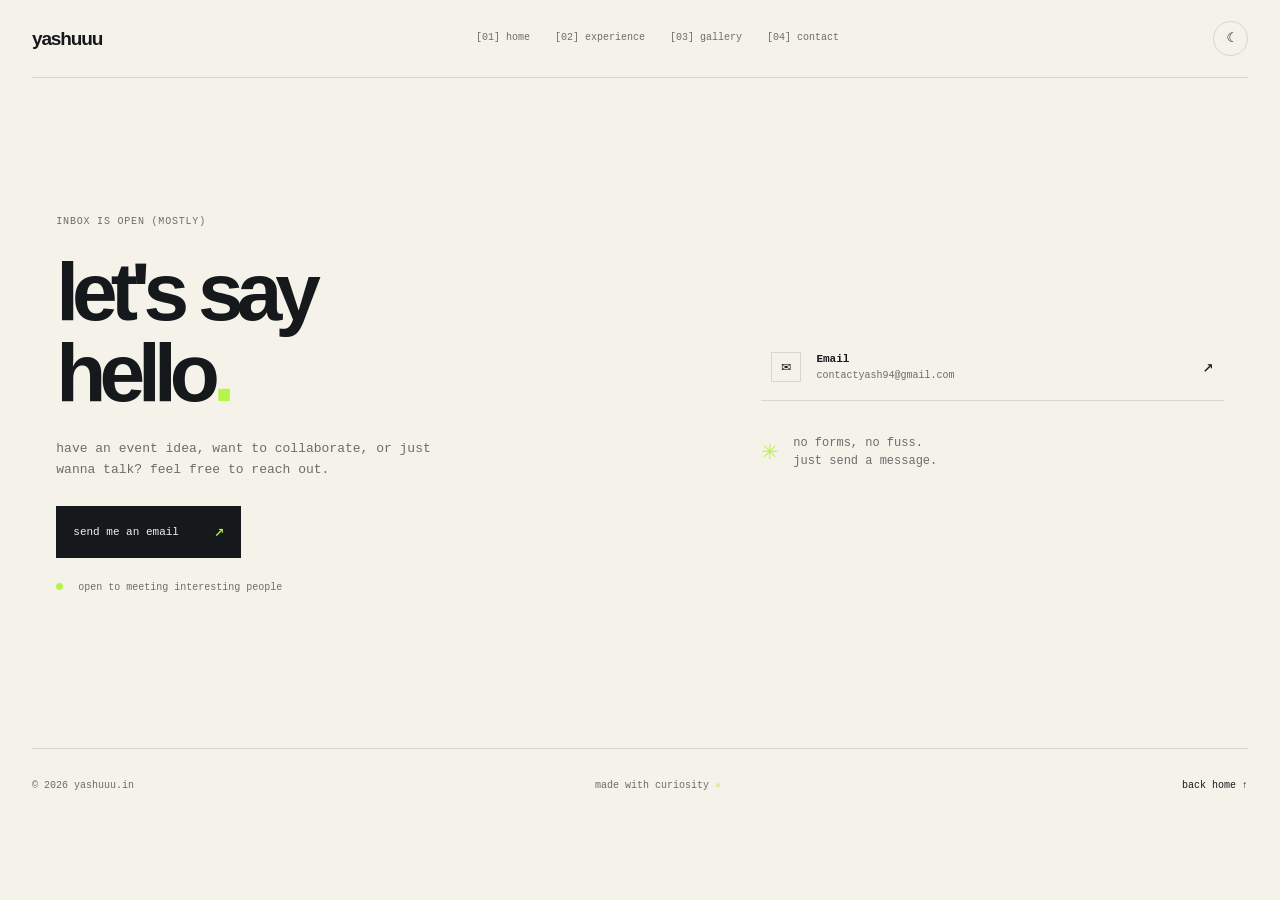
<file: contact.html>
<!doctype html>
<html lang="en">
<head>
  <meta charset="utf-8"><meta name="viewport" content="width=device-width, initial-scale=1">
  <meta name="theme-color" content="#f5f2e9"><title>Contact — yashuuu</title>
  <link rel="stylesheet" href="style.css"><script src="script.js" defer></script>
</head>
<body><div class="site-shell">
<header class="site-header">
  <a class="brand" href="index.html" aria-label="yashuuu.in home">yashuuu</a>
  <nav class="main-nav" aria-label="Main navigation">
    <a href="index.html">[01] home</a>
    <a href="experience.html">[02] experience</a>
    <a href="gallery.html">[03] gallery</a>
    <a href="contact.html">[04] contact</a>
  </nav>
  <button class="theme-toggle" type="button" aria-label="Toggle dark mode">☾</button>
</header>
<main class="page-main contact-layout">
  <section>
    <p class="eyebrow">INBOX IS OPEN (MOSTLY)</p>
    <h1>let's say<br>hello<span class="lime-period">.</span></h1>
    <p class="contact-intro">have an event idea, want to collaborate, or just wanna talk? feel free to reach out.</p>
    <a class="primary-link" href="mailto:contactyash94@gmail.com">send me an email <span>↗</span></a>
    <div class="availability"><span class="live-dot"></span> open to meeting interesting people</div>
  </section>
  <section class="contact-links">
    <a href="mailto:contactyash94@gmail.com"><span class="social-icon">✉</span><span><b>Email</b><small>contactyash94@gmail.com</small></span><span class="out-arrow">↗</span></a>
    <div class="contact-aside"><span>✳</span><p>no forms, no fuss.<br>just send a message.</p></div>
  </section>
</main>
<footer class="site-footer"><span>© <span id="year"></span> yashuuu.in</span><span>made with curiosity <b class="lime-period">✳</b></span><a href="index.html">back home ↑</a></footer>
</div></body></html>
</file>
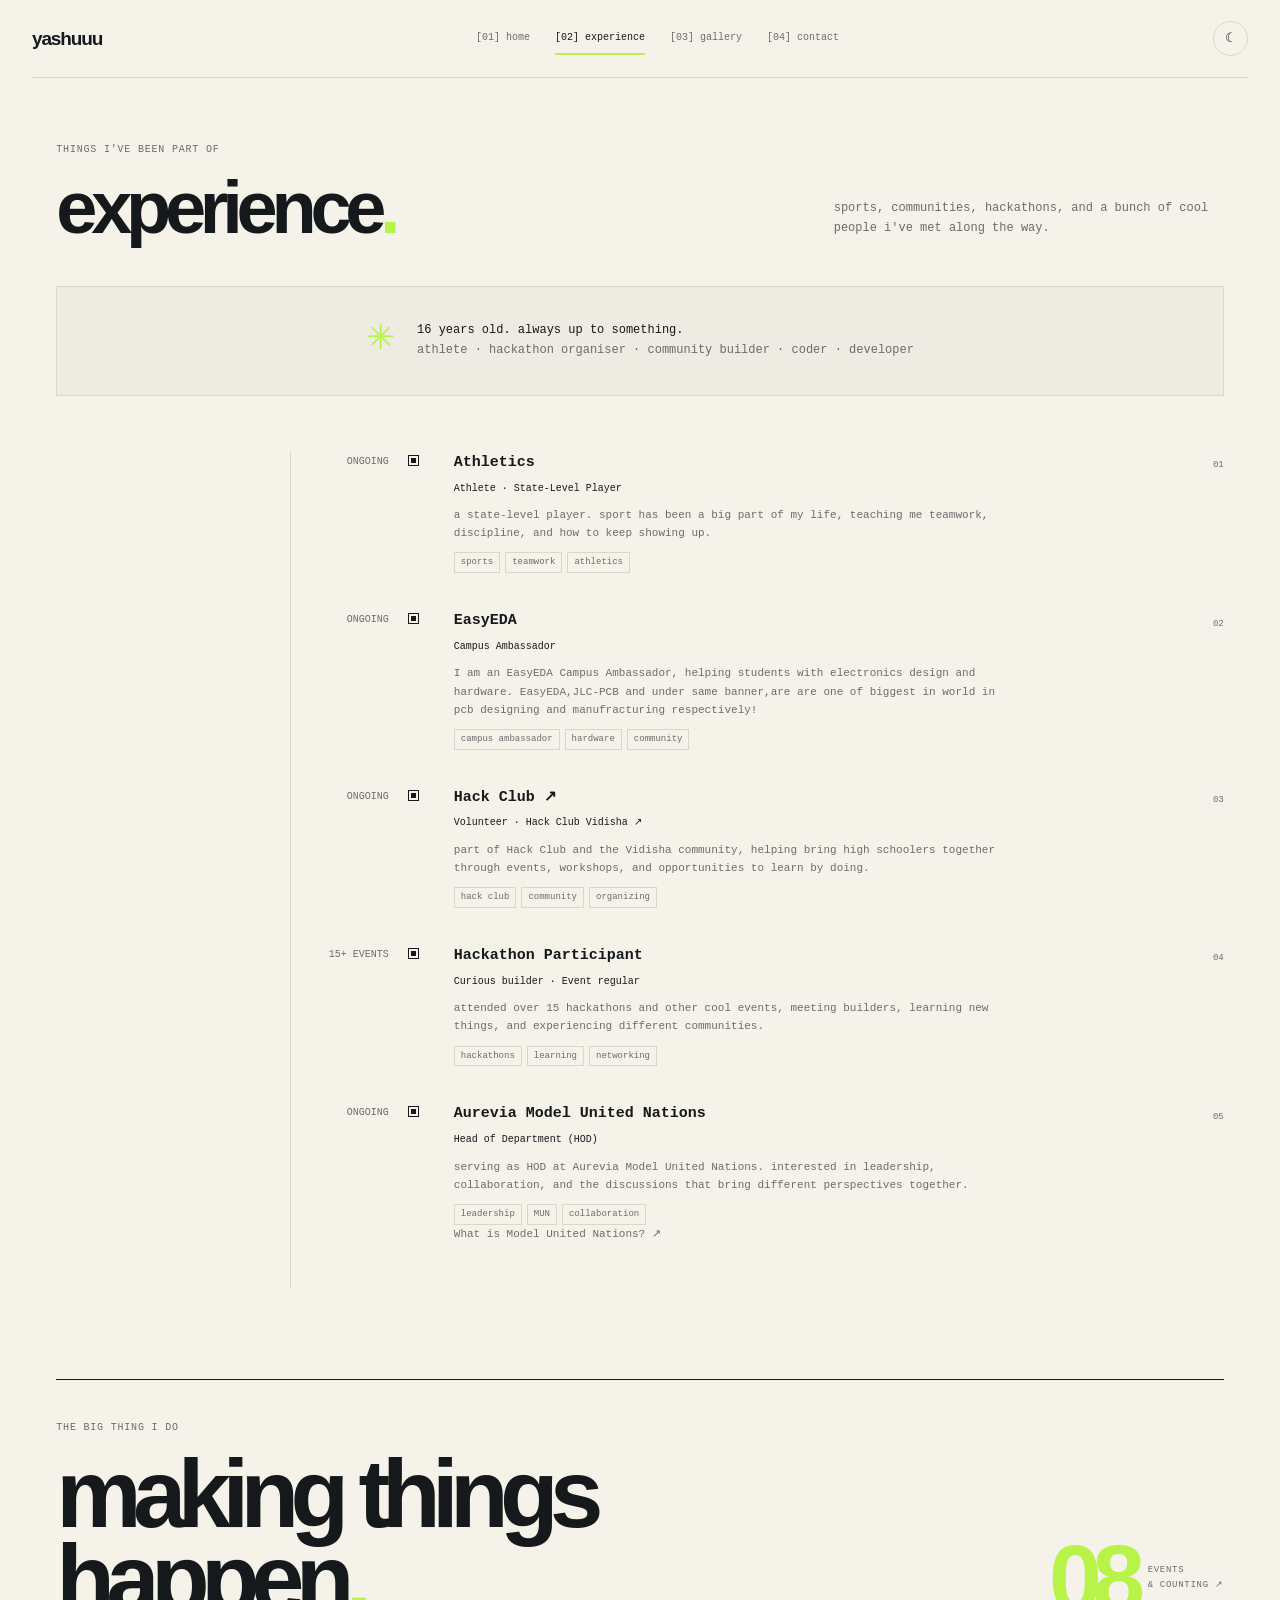
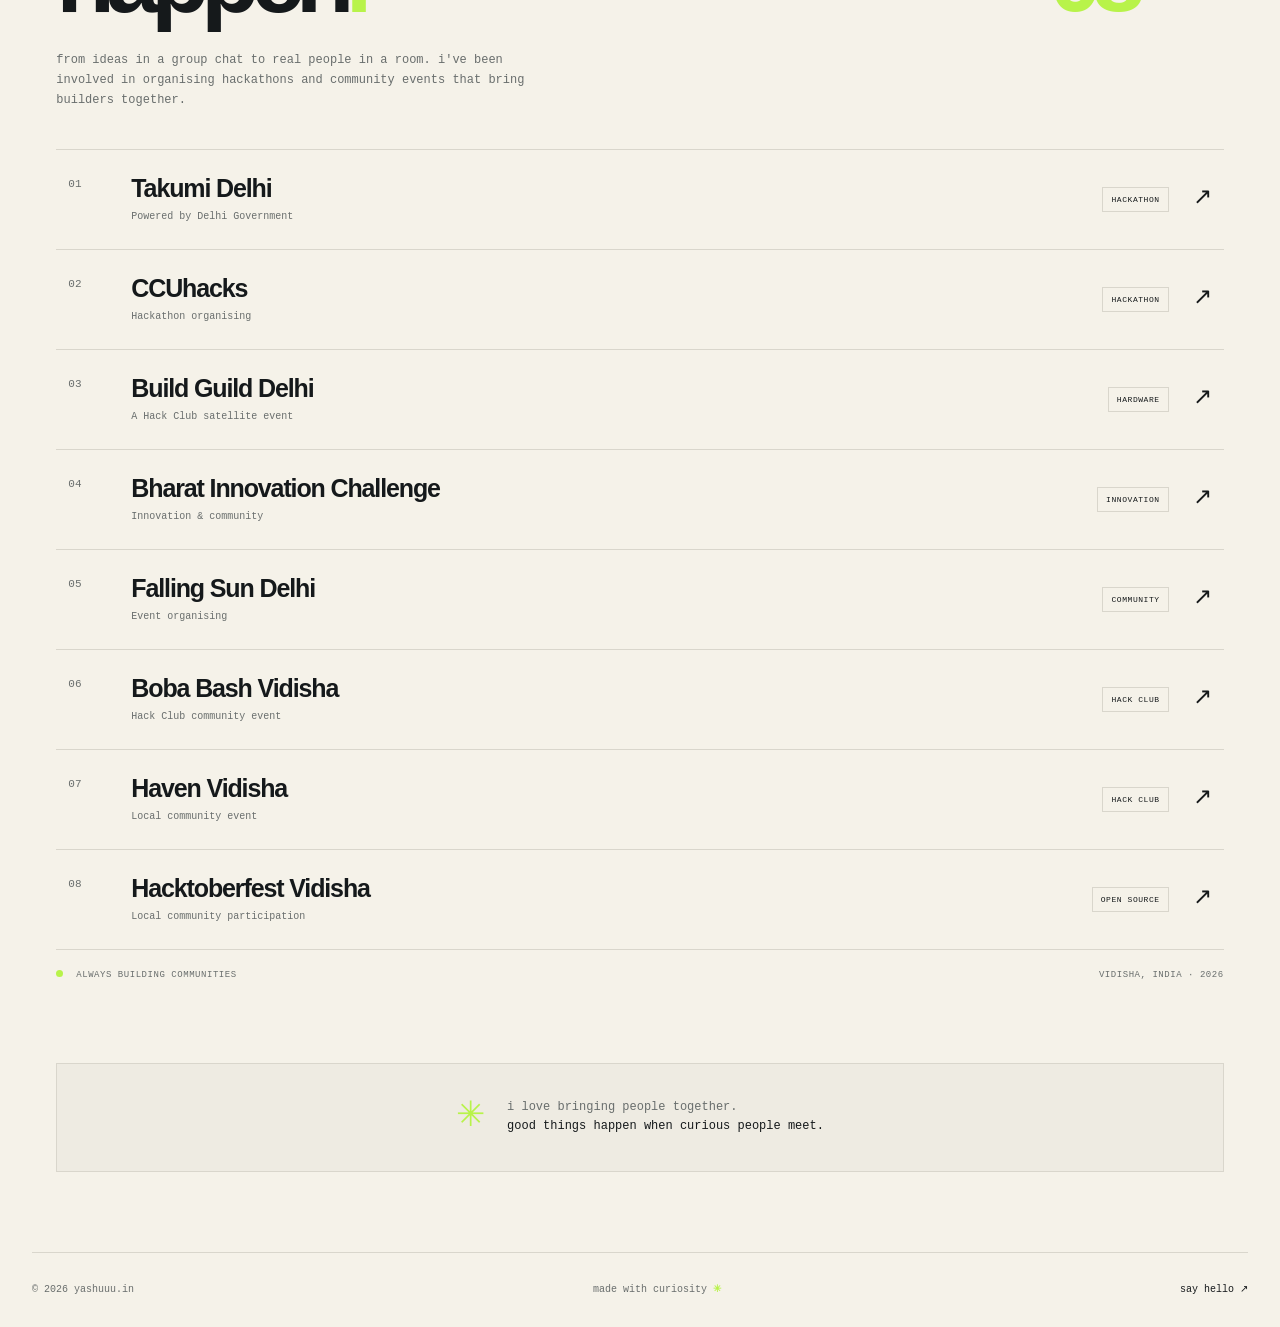
<file: experience.html>
<!doctype html>
<html lang="en">
<head>
  <meta charset="utf-8">
  <meta name="viewport" content="width=device-width, initial-scale=1">
  <meta name="theme-color" content="#f5f2e9">
  <title>Experience — yashuuu</title>
  <link rel="stylesheet" href="style.css">
  <script src="script.js" defer></script>
</head>
<body>
  <div class="site-shell">
    <header class="site-header">
      <a class="brand" href="index.html" aria-label="yashuuu.in home">yashuuu</a>

      <nav class="main-nav" aria-label="Main navigation">
        <a href="index.html">[01] home</a>
        <a class="active" href="experience.html">[02] experience</a>
        <a href="gallery.html">[03] gallery</a>
        <a href="contact.html">[04] contact</a>
      </nav>

      <button class="theme-toggle" type="button" aria-label="Toggle dark mode">☾</button>
    </header>

    <main class="page-main">
      <div class="page-title-row">
        <div>
          <p class="eyebrow">THINGS I'VE BEEN PART OF</p>
          <h1>experience<span class="lime-period">.</span></h1>
        </div>
        <p class="page-intro">
          sports, communities, hackathons, and a bunch of cool people
          i've met along the way.
        </p>
      </div>

      <section class="experience-intro">
        <div class="manifesto">
          <span class="manifesto-mark">✳</span>
          <p>
            <strong>16 years old. always up to something.</strong><br>
            athlete · hackathon organiser · community builder · coder · developer
           </p>
        </div>
      </section>

      <div class="timeline">
        <article class="timeline-item">
          <div class="timeline-date">ONGOING</div>
          <div class="timeline-marker"></div>
          <div class="timeline-content">
            <div class="timeline-heading">
              <h2>Athletics</h2>
              <span>01</span>
            </div>
            <p class="role">Athlete · State-Level Player</p>
            <p>
              a state-level player. sport has been a big part
              of my life, teaching me teamwork, discipline, and how
              to keep showing up.
            </p>
            <div class="tags">
              <span>sports</span>
              <span>teamwork</span>
              <span>athletics</span>
            </div>
          </div>
        </article>

        <article class="timeline-item">
          <div class="timeline-date">ONGOING</div>
          <div class="timeline-marker"></div>
          <div class="timeline-content">
            <div class="timeline-heading">
              <h2>EasyEDA</h2>
              <span>02</span>
            </div>
            <p class="role">Campus Ambassador</p>
            <p>
              I am an EasyEDA Campus Ambassador,
              helping students with electronics design and hardware. EasyEDA,JLC-PCB and under same banner,are are one of biggest in world in pcb designing and manufracturing respectively!
            </p>
            <div class="tags">
              <span>campus ambassador</span>
              <span>hardware</span>
              <span>community</span>
            </div>
          </div>
        </article>

        <article class="timeline-item">
          <div class="timeline-date">ONGOING</div>
          <div class="timeline-marker"></div>
          <div class="timeline-content">
            <div class="timeline-heading">
              <h2>
                <a href="https://hackclub.com/" target="_blank" rel="noopener noreferrer">Hack Club ↗</a>
              </h2>
              <span>03</span>
            </div>
            <p class="role">
              Volunteer ·
              <a href="https://vidisha.hackclub.com/" target="_blank" rel="noopener noreferrer">Hack Club Vidisha ↗</a>
            </p>
            <p>
              part of Hack Club and the Vidisha community, helping
              bring high schoolers together through events, workshops,
              and opportunities to learn by doing.
            </p>
            <div class="tags">
              <span>hack club</span>
              <span>community</span>
              <span>organizing</span>
            </div>
          </div>
        </article>

        <article class="timeline-item">
          <div class="timeline-date">15+ EVENTS</div>
          <div class="timeline-marker"></div>
          <div class="timeline-content">
            <div class="timeline-heading">
              <h2>Hackathon Participant</h2>
              <span>04</span>
            </div>
            <p class="role">Curious builder · Event regular</p>
            <p>
              attended over 15 hackathons and other cool events,
              meeting builders, learning new things, and experiencing
              different communities.
            </p>
            <div class="tags">
              <span>hackathons</span>
              <span>learning</span>
              <span>networking</span>
            </div>
          </div>
        </article>

        <article class="timeline-item">
          <div class="timeline-date">ONGOING</div>
          <div class="timeline-marker"></div>
          <div class="timeline-content">
            <div class="timeline-heading">
              <h2>Aurevia Model United Nations</h2>
              <span>05</span>
            </div>
            <p class="role">Head of Department (HOD)</p>
            <p>
              serving as HOD at Aurevia Model United Nations.
              interested in leadership, collaboration, and the
              discussions that bring different perspectives together.
            </p>
            <div class="tags">
              <span>leadership</span>
              <span>MUN</span>
              <span>collaboration</span>
            </div>
            <p>
              <a href="https://www.un.org/en/model-united-nations/introduction"
                 target="_blank" rel="noopener noreferrer">
                What is Model United Nations? ↗
              </a>
            </p>
          </div>
        </article>
      </div>

<section class="organising-section" id="organising">
  <div class="organising-header">
    <div>
      <p class="eyebrow">THE BIG THING I DO</p>
      <h2>making things<br>happen<span class="lime-period">.</span></h2>
    </div>
    <div class="event-counter">
      <span class="counter-number">08</span>
      <span class="counter-label">EVENTS<br>& COUNTING ↗</span>
    </div>
  </div>

  <p class="organising-intro">
    from ideas in a group chat to real people in a room.
    i've been involved in organising hackathons and community
    events that bring builders together.
  </p>

  <div class="organising-list">

    <a href="https://takumidelhi.com/" target="_blank"
       rel="noopener noreferrer" class="organising-item featured-event">
      <span class="organising-number">01</span>
      <span class="organising-name">
        <strong>Takumi Delhi</strong>
        <small>Powered by Delhi Government</small>
      </span>
      <span class="event-type">HACKATHON</span>
      <span class="organising-arrow">↗</span>
    </a>

    <a href="https://ccuhacks.in/" target="_blank"
       rel="noopener noreferrer" class="organising-item">
      <span class="organising-number">02</span>
      <span class="organising-name">
        <strong>CCUhacks</strong>
        <small>Hackathon organising</small>
      </span>
      <span class="event-type">HACKATHON</span>
      <span class="organising-arrow">↗</span>
    </a>

    <a href="https://buildguilddelhi.space/" target="_blank"
       rel="noopener noreferrer" class="organising-item">
      <span class="organising-number">03</span>
      <span class="organising-name">
        <strong>Build Guild Delhi</strong>
        <small>A Hack Club satellite event</small>
      </span>
      <span class="event-type">HARDWARE</span>
      <span class="organising-arrow">↗</span>
    </a>

    <a href="https://innovationchallenge.in/" target="_blank"
       rel="noopener noreferrer" class="organising-item">
      <span class="organising-number">04</span>
      <span class="organising-name">
        <strong>Bharat Innovation Challenge</strong>
        <small>Innovation & community</small>
      </span>
      <span class="event-type">INNOVATION</span>
      <span class="organising-arrow">↗</span>
    </a>

    <a href="https://fallingsun.in/" target="_blank"
       rel="noopener noreferrer" class="organising-item">
      <span class="organising-number">05</span>
      <span class="organising-name">
        <strong>Falling Sun Delhi</strong>
        <small>Event organising</small>
      </span>
      <span class="event-type">COMMUNITY</span>
      <span class="organising-arrow">↗</span>
    </a>

    <a href="https://bash.hackclub.com/events/vidisha" target="_blank"
       rel="noopener noreferrer" class="organising-item">
      <span class="organising-number">06</span>
      <span class="organising-name">
        <strong>Boba Bash Vidisha</strong>
        <small>Hack Club community event</small>
      </span>
      <span class="event-type">HACK CLUB</span>
      <span class="organising-arrow">↗</span>
    </a>

    <a href="https://haven.hackclub.com/vidisha" target="_blank"
       rel="noopener noreferrer" class="organising-item">
      <span class="organising-number">07</span>
      <span class="organising-name">
        <strong>Haven Vidisha</strong>
        <small>Local community event</small>
      </span>
      <span class="event-type">HACK CLUB</span>
      <span class="organising-arrow">↗</span>
    </a>

    <a href="https://hacktoberfest.com/fests/?q=vidisha&amp;fest=01a07803-9761-64b8-a5df-615b2968542b"
       target="_blank" rel="noopener noreferrer" class="organising-item">
      <span class="organising-number">08</span>
      <span class="organising-name">
        <strong>Hacktoberfest Vidisha</strong>
        <small>Local community participation</small>
      </span>
      <span class="event-type">OPEN SOURCE</span>
      <span class="organising-arrow">↗</span>
    </a>

  </div>

  <div class="organising-footer">
    <span><span class="live-dot"></span> ALWAYS BUILDING COMMUNITIES</span>
    <span>VIDISHA, INDIA · 2026</span>
  </div>
</section>


      <div class="manifesto">
        <span class="manifesto-mark">✳</span>
        <p>
          i love bringing people together.<br>
          <strong>good things happen when curious people meet.</strong>
        </p>
      </div>
    </main>

    <footer class="site-footer">
      <span>© <span id="year"></span> yashuuu.in</span>
      <span>made with curiosity <b class="lime-period">✳</b></span>
      <a href="contact.html">say hello ↗</a>
    </footer>
  </div>
</body>
</html>
</file>
<file: style.css>
:root{--paper:#f5f2e9;--ink:#15191b;--muted:#696e6d;--line:#d9d6cc;--panel:#eeebe2;--lime:#b8f34a;--mono:"SFMono-Regular",Consolas,"Liberation Mono",monospace;--sans:Arial,Helvetica,sans-serif;color-scheme:light}
*{box-sizing:border-box}html{scroll-behavior:smooth}body{margin:0;background:var(--paper);color:var(--ink);font:13px/1.65 var(--mono);transition:background .25s,color .25s}body.dark{--paper:#111517;--ink:#f4f1e8;--muted:#a2a6a1;--line:#343a39;--panel:#1b2021;color-scheme:dark}a{color:inherit;text-decoration:none}button{font:inherit;color:inherit}.site-shell{width:min(1240px,calc(100% - 64px));margin:auto}.site-header{min-height:78px;display:flex;align-items:center;justify-content:space-between;gap:24px;border-bottom:1px solid var(--line)}.brand{font:800 19px var(--sans);letter-spacing:-.06em;white-space:nowrap}.main-nav{display:flex;align-items:center;gap:clamp(10px,2vw,25px);font-size:10px;color:var(--muted)}.main-nav a{position:relative;padding:8px 0;white-space:nowrap}.main-nav a:hover,.main-nav a.active{color:var(--ink)}.main-nav a.active:after{content:"";position:absolute;bottom:0;left:0;right:0;height:2px;background:var(--lime)}.theme-toggle{width:35px;height:35px;border:1px solid var(--line);border-radius:50%;background:transparent;cursor:pointer;flex:none;transition:transform .2s}.theme-toggle:hover{transform:rotate(-12deg)}.home-layout{min-height:565px;display:grid;grid-template-columns:1fr .9fr;align-items:center;gap:7%;padding:60px 3% 65px 2%}.eyebrow{font-size:10px;letter-spacing:.08em;color:var(--muted);text-transform:uppercase;margin:0 0 22px}.lime-period{color:var(--lime)}.live-dot{display:inline-block;width:7px;height:7px;background:var(--lime);border-radius:50%;margin-left:5px;animation:pulse 2s infinite}@keyframes pulse{50%{box-shadow:0 0 0 6px #b8f34218}}h1,h2,h3,p{margin-top:0}h1{font:800 clamp(42px,6vw,76px)/.98 var(--sans);letter-spacing:-.085em;margin-bottom:30px}.intro{font-size:15px;line-height:1.8;max-width:460px;margin:35px 0 15px}.body-copy{color:var(--muted);max-width:410px;margin-bottom:30px}.home-links{display:grid;gap:8px;margin-top:30px}.home-links a{width:max-content;display:flex;gap:13px;transition:transform .2s}.home-links a span{font-size:17px;color:var(--muted)}.home-links a:hover{transform:translateX(6px)}.home-links a:hover span{color:var(--lime)}.hero-meta{display:flex;justify-content:space-between;max-width:390px;color:var(--muted);font-size:10px;text-transform:uppercase;margin-top:45px}.hero-meta b{color:var(--ink);margin-left:10px}.hero-visual{height:420px;position:relative;display:flex;align-items:center;justify-content:center}.photo-frame{width:min(72%,290px);height:350px;padding:10px;position:relative;z-index:2;border:1px solid var(--line);background:var(--paper);transform:rotate(2deg)}.hero-photo{width:100%;height:100%;object-fit:cover;filter:saturate(.65)}.photo-index{position:absolute;bottom:-24px;left:0;font-size:8px;color:var(--muted)}.orbit{position:absolute;border:1px solid var(--line);border-radius:50%}.orbit-one{width:350px;height:350px}.orbit-two{width:420px;height:420px;border-style:dashed;opacity:.6}.crosshair{position:absolute;right:4%;top:15%;font-size:40px;color:var(--muted)}.currently-card{position:absolute;z-index:4;bottom:2px;left:0;background:var(--paper);border:1px solid var(--ink);padding:14px 17px;min-width:210px;box-shadow:5px 5px 0 var(--lime)}.currently-card p{font-weight:bold;margin-bottom:5px}.currently-card ul{margin:0;padding-left:16px;font-size:10px;color:var(--muted);line-height:1.8}.currently-card li::marker{color:var(--lime)}.side-note{position:absolute;right:-4%;bottom:25%;font:800 11px/1.3 var(--sans);transform:rotate(8deg)}.side-note span{color:var(--lime);font-size:20px}.ticker{overflow:hidden;border-block:1px solid var(--line);background:var(--panel);padding:12px 0;margin-inline:calc((min(1240px,100% - 64px) - 100vw)/2)}.ticker-track{display:flex;align-items:center;justify-content:space-around;gap:25px;white-space:nowrap;font-size:10px;letter-spacing:.15em}.ticker-track b{color:var(--lime);font-size:17px}.home-note{padding:75px 0 85px;max-width:610px}.home-note .eyebrow{margin-bottom:10px}.home-note h2{font:800 clamp(32px,5vw,48px) var(--sans);letter-spacing:-.07em;margin-bottom:15px}.home-note>p:last-child{color:var(--muted);max-width:470px}.site-footer{min-height:75px;border-top:1px solid var(--line);display:flex;align-items:center;justify-content:space-between;gap:15px;color:var(--muted);font-size:10px}.site-footer a{color:var(--ink)}.page-main{padding:64px 2% 80px;min-height:calc(100vh - 155px)}.page-title-row{display:flex;align-items:end;justify-content:space-between;gap:40px;margin-bottom:42px}.page-title-row .eyebrow{margin-bottom:13px}.page-title-row h1{font-size:clamp(42px,7vw,74px);margin:0}.page-intro{max-width:390px;color:var(--muted);font-size:12px;margin:0 0 5px}.timeline{border-left:1px solid var(--line);margin:55px 0 65px 20%}.timeline-item{display:grid;grid-template-columns:105px 15px 1fr;gap:20px;position:relative;padding:0 0 36px;margin-left:-7px}.timeline-date{font-size:10px;color:var(--muted);text-align:right;padding-top:3px}.timeline-marker{width:9px;height:9px;background:var(--ink);border:2px solid var(--paper);outline:1px solid var(--ink);margin-top:5px;z-index:2}.timeline-content{padding-left:10px}.timeline-heading{display:flex;justify-content:space-between;align-items:center;gap:15px}.timeline-heading h2{font-size:15px;margin:0 0 5px}.timeline-heading span{font-size:9px;color:var(--muted)}.role{font-size:10px;color:var(--ink);margin:0 0 9px}.timeline-content>p:not(.role){font-size:11px;color:var(--muted);max-width:560px;margin:0 0 10px}.tags{display:flex;flex-wrap:wrap;gap:5px}.tags span{font-size:9px;color:var(--muted);border:1px solid var(--line);padding:2px 6px}.manifesto{display:flex;align-items:center;justify-content:center;gap:22px;padding:25px;border:1px solid var(--line);background:var(--panel)}.manifesto-mark{font-size:35px;color:var(--lime)}.manifesto p{margin:0;color:var(--muted);font-size:12px}.manifesto strong{color:var(--ink);font-weight:500}.filter-bar{display:flex;gap:7px;flex-wrap:wrap;margin-bottom:22px}.filter-btn{background:transparent;border:1px solid var(--line);padding:7px 14px;font-size:10px;cursor:pointer}.filter-btn:hover,.filter-btn.active{background:var(--ink);color:var(--paper);border-color:var(--ink)}.gallery-grid{display:grid;grid-template-columns:repeat(3,1fr);grid-auto-rows:180px;gap:12px}.gallery-item{position:relative;display:block;padding:0;border:1px solid var(--line);overflow:hidden;background:var(--panel);cursor:zoom-in;text-align:left}.gallery-item.tall{grid-row:span 2}.gallery-item img{width:100%;height:100%;object-fit:cover;display:block;filter:saturate(.65);transition:transform .5s,filter .5s}.gallery-item:hover img{transform:scale(1.04);filter:saturate(1)}.gallery-item span{position:absolute;left:10px;bottom:10px;background:var(--paper);color:var(--ink);padding:4px 7px;font-size:8px;letter-spacing:.06em}.lightbox{position:fixed;inset:0;background:#050809eb;z-index:20;display:none;align-items:center;justify-content:center;flex-direction:column;padding:35px}.lightbox.open{display:flex}.lightbox img{max-width:min(900px,90vw);max-height:78vh;object-fit:contain}.lightbox p{color:#fff;font-size:11px;margin:14px 0 0}.lightbox-close{position:absolute;right:25px;top:15px;border:0;background:transparent;color:#fff;font-size:35px;cursor:pointer}.bottom-note{font-size:9px;color:var(--muted);letter-spacing:.1em;margin-top:30px}.contact-layout{display:grid;grid-template-columns:1.1fr .9fr;gap:12%;align-items:center;min-height:calc(100vh - 230px)}.contact-layout h1{font-size:clamp(48px,7vw,82px);margin:15px 0 25px}.contact-intro{max-width:390px;color:var(--muted);margin-bottom:25px}.primary-link{display:inline-flex;align-items:center;gap:35px;background:var(--ink);color:var(--paper);padding:12px 17px;font-size:11px}.primary-link span{color:var(--lime);font-size:17px}.availability{margin-top:22px;color:var(--muted);font-size:10px}.availability .live-dot{margin:0 9px 0 0}.contact-links>a{display:flex;align-items:center;gap:15px;padding:15px 10px;border-bottom:1px solid var(--line);transition:padding .2s}.contact-links>a:hover{padding-left:17px}.social-icon{width:30px;height:30px;border:1px solid var(--line);display:grid;place-items:center;font-size:16px}.contact-links b,.contact-links small{display:block}.contact-links b{font-size:11px}.contact-links small{font-size:10px;color:var(--muted)}.out-arrow{margin-left:auto;font-size:18px}.contact-aside{display:flex;align-items:center;gap:15px;margin-top:28px;color:var(--muted)}.contact-aside span{font-size:28px;color:var(--lime)}.contact-aside p{font-size:12px;margin:0;line-height:1.5}.hidden{display:none!important}
@media(max-width:850px){.site-shell{width:calc(100% - 36px)}.site-header{flex-wrap:wrap;padding:15px 0}.main-nav{order:3;width:100%;overflow-x:auto;gap:18px;padding:4px 0}.home-layout{grid-template-columns:1fr .8fr;gap:20px}.photo-frame{height:290px}.currently-card{left:-15px}.timeline{margin-left:8%}.contact-layout{gap:6%}.ticker{margin-inline:-18px}}
@media(max-width:600px){.site-shell{width:calc(100% - 32px)}.home-layout{display:flex;flex-direction:column;align-items:stretch;padding:45px 0 55px}.home-layout h1{font-size:clamp(43px,12vw,65px)}.hero-visual{height:340px;margin-bottom:10px}.photo-frame{height:285px;width:64%;margin-left:15%}.orbit-one{width:280px;height:280px}.orbit-two{width:330px;height:330px}.currently-card{left:0;bottom:-5px;min-width:190px}.side-note{right:0;font-size:9px}.home-note{padding:55px 0}.site-footer{flex-wrap:wrap;padding:18px 0}.site-footer span:nth-child(2){display:none}.page-main{padding:45px 0 60px}.page-title-row{display:block;margin-bottom:28px}.page-title-row h1{font-size:52px;margin-bottom:18px}.page-intro{font-size:11px}.timeline{margin:35px 0 45px 7px}.timeline-item{grid-template-columns:70px 10px 1fr;gap:12px;padding-bottom:30px}.timeline-date{font-size:8px}.timeline-content{padding-left:0}.timeline-heading h2{font-size:13px}.timeline-content>p:not(.role){font-size:10px}.manifesto{padding:18px;gap:12px}.manifesto p{font-size:10px}.gallery-grid{grid-template-columns:repeat(2,1fr);grid-auto-rows:145px;gap:8px}.gallery-item.tall{grid-row:span 2}.contact-layout{display:block;min-height:unset}.contact-layout h1{font-size:clamp(48px,13vw,70px)}.contact-links{margin-top:45px}.contact-aside{margin-bottom:15px}.ticker{margin-inline:-16px}}
@media(prefers-reduced-motion:reduce){*,*::before,*::after{animation-duration:.01ms!important;animation-iteration-count:1!important;scroll-behavior:auto!important;transition-duration:.01ms!important}}


/* Featured hackathon organising section */

.organising-section {
  margin: 90px 0 80px;
  padding: 40px 0 0;
  border-top: 1px solid var(--ink);
}

.organising-header {
  display: flex;
  justify-content: space-between;
  align-items: flex-end;
  gap: 25px;
  margin-bottom: 24px;
}

.organising-header .eyebrow {
  margin-bottom: 16px;
}

.organising-header h2 {
  font: 800 clamp(48px, 8vw, 96px)/.88 var(--sans);
  letter-spacing: -.09em;
  margin: 0;
}

.event-counter {
  display: flex;
  align-items: center;
  gap: 12px;
  padding-bottom: 5px;
}

.counter-number {
  font: 800 clamp(55px, 8vw, 95px)/.8 var(--sans);
  letter-spacing: -.1em;
  color: var(--lime);
}

.counter-label {
  font-size: 9px;
  line-height: 1.7;
  color: var(--muted);
  letter-spacing: .08em;
}

.organising-intro {
  max-width: 470px;
  color: var(--muted);
  font-size: 12px;
  margin: 30px 0 38px;
}

.organising-list {
  border-top: 1px solid var(--line);
}

.organising-item {
  display: grid;
  grid-template-columns: 45px minmax(0, 1fr) auto 25px;
  align-items: center;
  gap: 18px;
  min-height: 100px;
  padding: 20px 12px;
  border-bottom: 1px solid var(--line);
  transition: background .2s, padding .2s;
}

.organising-item:hover {
  background: var(--panel);
  padding-left: 22px;
}

.organising-number {
  align-self: start;
  padding-top: 5px;
  color: var(--muted);
  font-size: 11px;
}

.organising-name strong {
  display: block;
  font: 700 clamp(17px, 2.4vw, 25px)/1.25 var(--sans);
  letter-spacing: -.045em;
}

.organising-name small {
  display: block;
  color: var(--muted);
  font-size: 10px;
  margin-top: 5px;
}

.event-type {
  border: 1px solid var(--line);
  padding: 5px 8px;
  font-size: 8px;
  letter-spacing: .07em;
  white-space: nowrap;
}

.organising-arrow {
  font-size: 23px;
  text-align: right;
  transition: transform .2s;
}

.organising-item:hover .organising-arrow {
  color: var(--lime);
  transform: translate(4px, -4px);
}

.organising-footer {
  display: flex;
  justify-content: space-between;
  gap: 15px;
  padding-top: 18px;
  font-size: 9px;
  letter-spacing: .06em;
  color: var(--muted);
}

.organising-footer .live-dot {
  margin-left: 0;
  margin-right: 7px;
}

@media (max-width: 600px) {
  .organising-section {
    margin: 60px 0;
    padding-top: 28px;
  }

  .organising-header {
    align-items: flex-start;
    flex-direction: column;
  }

  .organising-header h2 {
    font-size: clamp(47px, 13vw, 70px);
  }

  .event-counter {
    align-self: flex-end;
    margin-top: 10px;
  }

  .counter-number {
    font-size: 64px;
  }

  .organising-item {
    grid-template-columns: 25px minmax(0, 1fr) 20px;
    gap: 10px;
    padding: 18px 3px;
  }

  .organising-item:hover {
    padding-left: 8px;
  }

  .event-type {
    display: none;
  }

  .organising-name strong {
    font-size: 17px;
  }

  .organising-footer {
    flex-direction: column;
    gap: 8px;
  }
}
</file>
